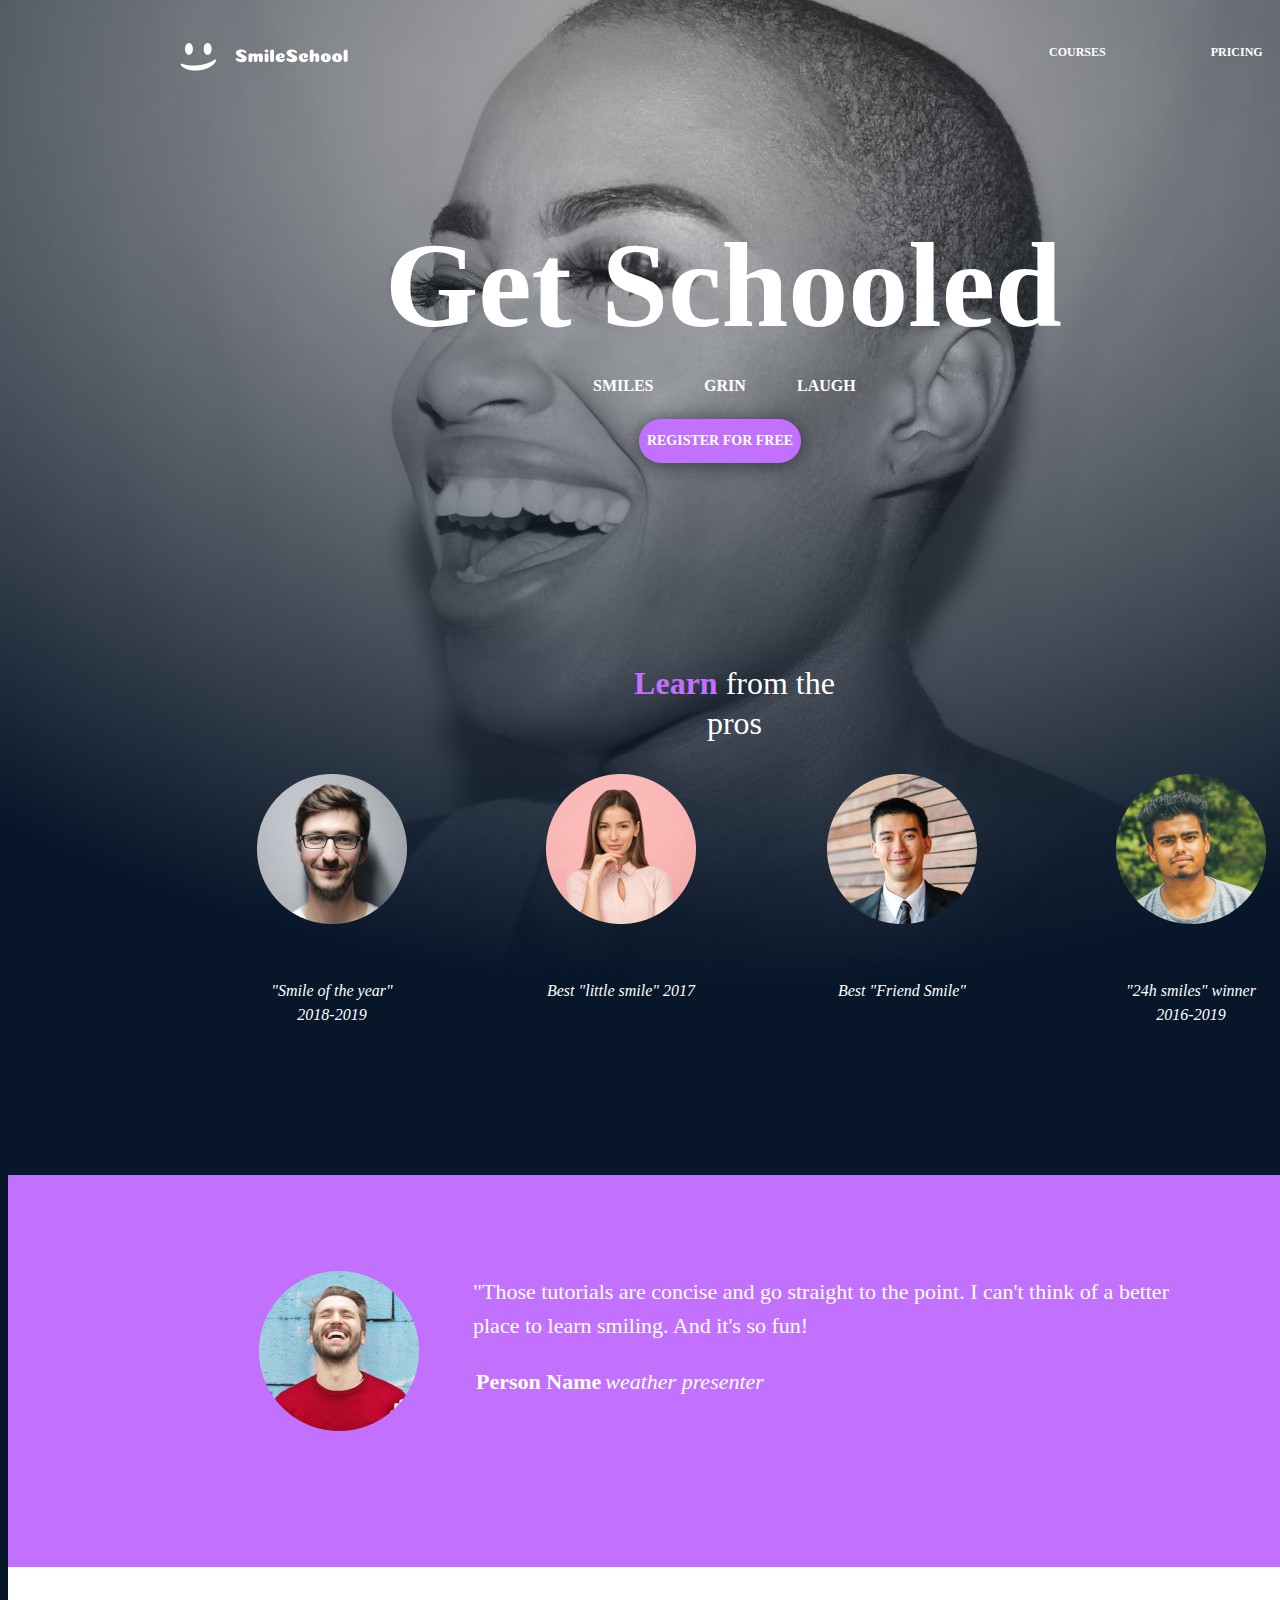
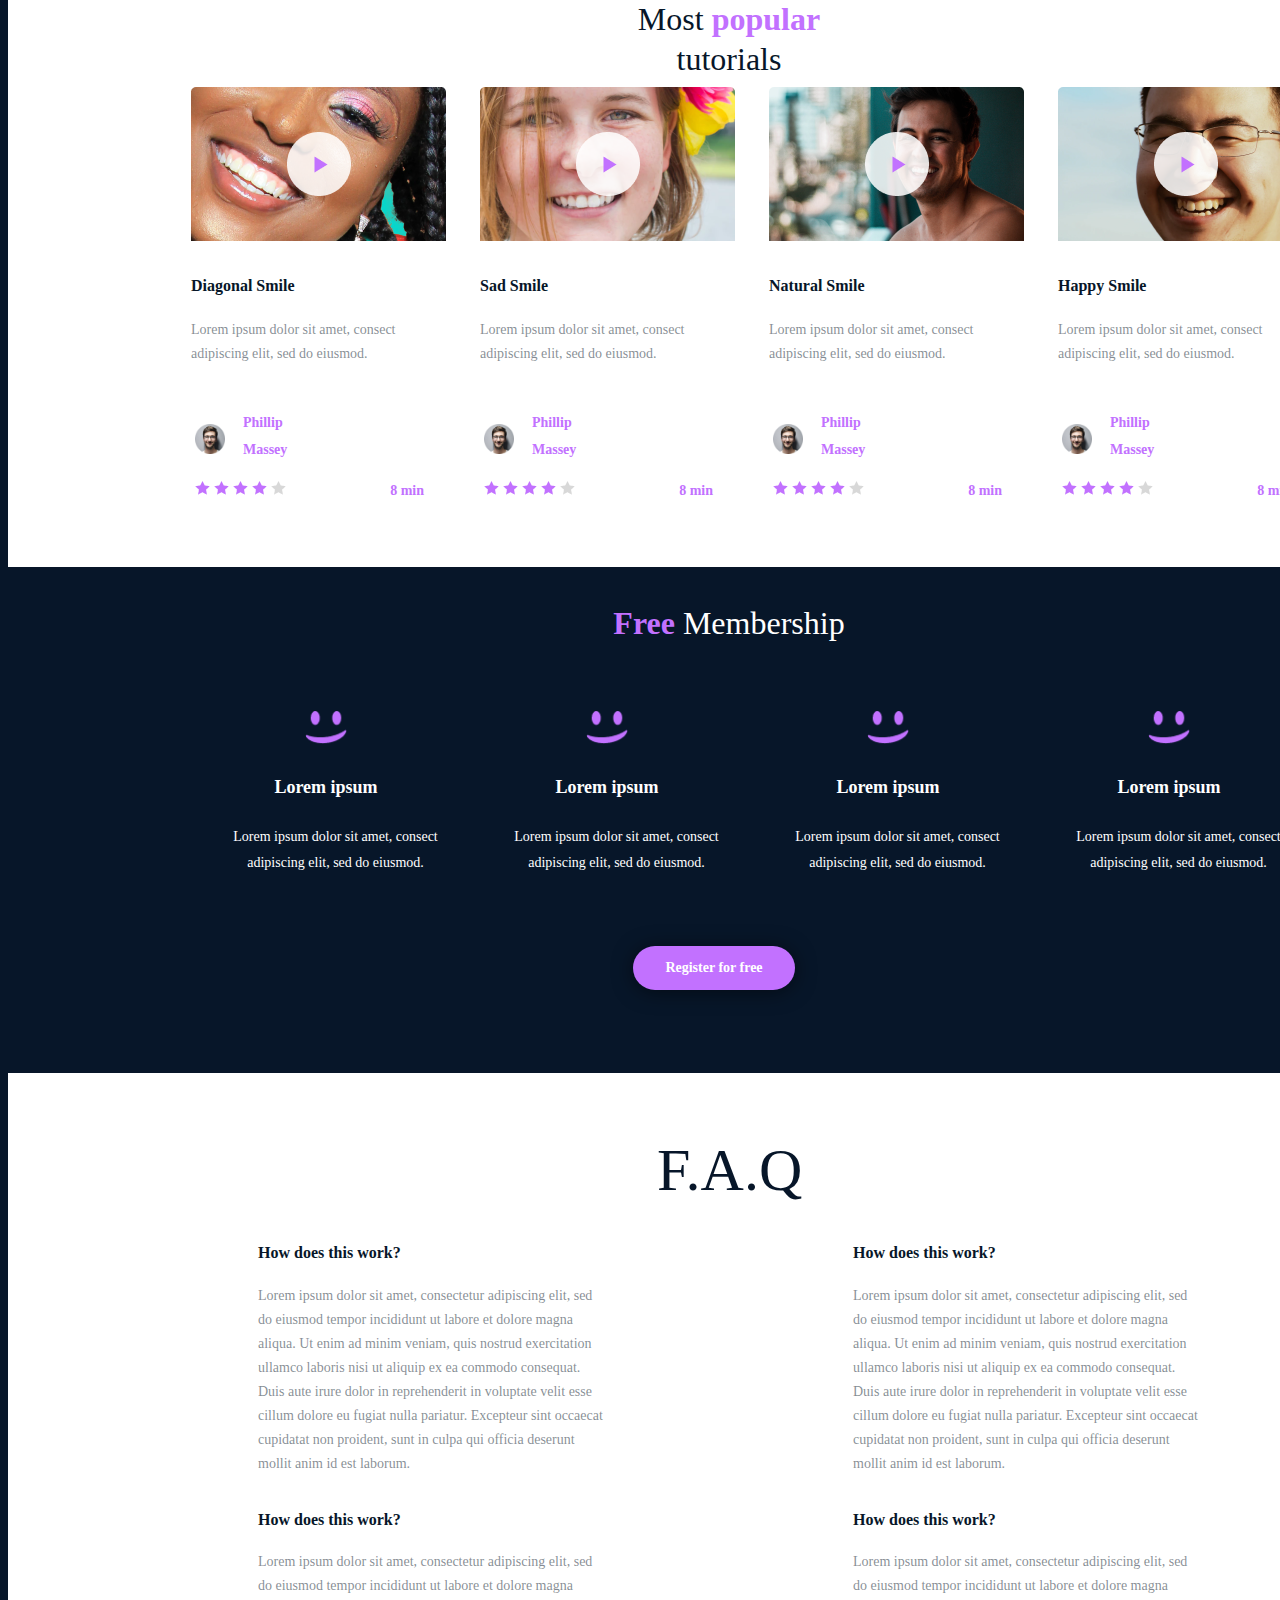
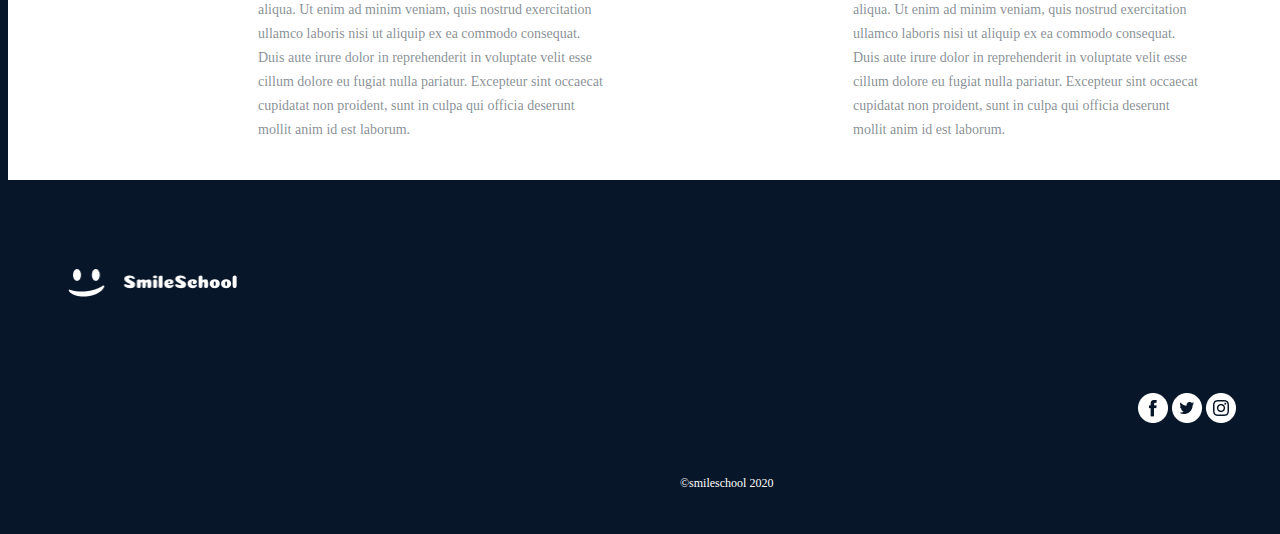
<file: css_advanced/index.html>
<!DOCTYPE html>
<head>
    <link rel="stylesheet" href="styles.css">
</head>
<body>
    <header>
        <a href="" class="logo">
            <img src="img/logo.png">
        </a>
        <div class="menu">
            <a href="" id="COURSES">COURSES</a>
            <a href="" id="PRICING">PRICING</a>
            <a href="" id="LOGIN">LOGIN</a>
        </div>
    </header>
    <main>
       <section class="main_part"><!-- 1st Section [main part]-->
            <div class="register">
                <h1>Get Schooled</h1>
                <p id="smiles">SMILES</p><p id="grin">GRIN</p><p id="laugh">LAUGH</p>
                <button>REGISTER FOR FREE</button>
            </div>
            <div class="prosdiv">
                <h3><b>Learn</b> from the pros</h3>
                <div class="pros">
                    <ul class="pro1">
                        <li><img src="img/avatar-7.png"></li>
                        <li class="name"><h4>Phillip Massey</h4></li>
                        <li><p>"Smile of the year" 2018-2019</p></li>
                    </ul>

                    <ul class="pro2">
                        <li><img src="img/avatar-6.png"></li>
                        <li><h4>Nannie Lawrence</h4></li>
                        <li><p>Best "little smile" 2017</p></li>
                    </ul>

                    <ul class="pro3">
                        <li><img src="img/avatar-5.png"></li>
                        <li><h4>Bruce Walters</h4></li>
                        <li><p>Best "Friend Smile"</p></li>
                    </ul>

                    <ul class="pro4">
                        <li><img src="img/avatar-4.png"></li>
                        <li><h4>Henry Hughes</h4></li>
                        <li><p>"24h smiles" winner 2016-2019</p></li>
                    </ul>
                </div>
            </div>
        </section><!-- End of 1st Section -->
        <section class="quote"><!-- Quote Section (2nd) -->
            <div id="testimonial">
                <img src="img/avatar (3).png">
                <p class="text"><blockquote>"Those tutorials are concise and go straight to the point.
                     I can't think of a better place to learn smiling. And it's so fun!</blockquote>
                <b>Person Name</b> <em>weather presenter</em></p>
            </div>
        </section><!-- End of quote section (2nd)-->
    <section class="tutorials">
        <h3>Most <b>popular</b> tutorials</h3>
        <div class="tutos">
        <div class="tuto" id="tuto1"> <!-- tuto 1 -->
                <img src="img/preview.png" class="video">
                <img src="img/play.png" class="play_button">
                <h4>Diagonal Smile</h4>
                <p>Lorem ipsum dolor sit amet, consect adipiscing elit, sed do eiusmod.</p>
                <ul>
                    <li>
                    <img id="avatar" src="img/avatar-7.png">
                    </li>
                    <li>
                        <h5>Phillip Massey</h5>
                    </li>
                    <li>
                        <section id="rating">
                            <img src="img/Star_3.png">
                            <img src="img/Star_3.png">
                            <img src="img/Star_3.png">
                            <img src="img/Star_3.png">
                            <img src="img/Star_5.png">
                        </section>
                        </li>
                        <li>
                        <p>8 min</p>
                    </li>
                </ul>
        </div>
            <div class="tuto" id="tuto2"> <!-- tuto 2-->
                <img class="video" src="img/preview-1.png">
                <img src="img/play.png" class="play_button">
                <h4>Sad Smile</h4>
                <p>Lorem ipsum dolor sit amet, consect adipiscing elit, sed do eiusmod.</p>
                <ul>
                    <li>
                        <img id="avatar" src="img/avatar-7.png">
                    </li>
                    <li>
                        <h5>Phillip Massey</h5>
                        </li>
                        <li>
                            <section id="rating">
                                <img src="img/Star_3.png">
                                <img src="img/Star_3.png">
                                <img src="img/Star_3.png">
                                <img src="img/Star_3.png">
                                <img src="img/Star_5.png">
                            </section>
                            </li>
                            <li>
                            <p>8 min</p>
                        </li>
                    </ul>
            </div>
            <div class="tuto" id="tuto3"> <!-- tuto 3 -->
                <img class="video" src="img/preview-2.png">
                <img src="img/play.png" class="play_button">
                <h4>Natural Smile</h4>
                <p>Lorem ipsum dolor sit amet, consect adipiscing elit, sed do eiusmod.</p>
                <ul>
                    <li>
                        <img id="avatar" src="img/avatar-7.png">
                        </li>
                        <li>
                        <h5>Phillip Massey</h5>
                        </li>
                        <li>
                            <section id="rating">
                                <img src="img/Star_3.png">
                                <img src="img/Star_3.png">
                                <img src="img/Star_3.png">
                                <img src="img/Star_3.png">
                                <img src="img/Star_5.png">
                            </section>
                            </li>
                            <li>
                            <p>8 min</p>
                        </li>
                </ul>
            </div>
            <div class="tuto" id="tuto4"> <!-- tuto 4 -->
                <img class="video" src="img/preview-3.png">
                <img src="img/play.png" class="play_button">
                <h4>Happy Smile</h4>
                <p>Lorem ipsum dolor sit amet, consect adipiscing elit, sed do eiusmod.</p>
                <ul>
                    <li>
                        <img id="avatar" src="img/avatar-7.png">
                    </li>
                    <li>
                        <h5>Phillip Massey</h5>
                    </li>
                    <li>
                            <section id="rating">
                                <img src="img/Star_3.png">
                                <img src="img/Star_3.png">
                                <img src="img/Star_3.png">
                                <img src="img/Star_3.png">
                                <img src="img/Star_5.png">
                            </section>
                    </li>
                        <li>
                            <p>8 min</p>
                        </li>
                    </ul>
                </div>
        </div>
    </section> <!-- End of tutorial section -->
    <section class="membership">
        <h3><b>Free</b> Membership</h3>
        <div class="dots">
        <div class="dot" id="dot 1">
            <img src="img/smile.png">
            <h4>Lorem ipsum</h4>
            <p>Lorem ipsum dolor sit amet, consect adipiscing elit, sed do eiusmod.</p>
        </div>
        <div class="dot" id="dot 2">
            <img src="img/smile.png">
            <h4>Lorem ipsum</h4>
            <p>Lorem ipsum dolor sit amet, consect adipiscing elit, sed do eiusmod.</p>
        </div>
        <div class="dot" id="dot 3">
            <img src="img/smile.png">
            <h4>Lorem ipsum</h4>
            <p>Lorem ipsum dolor sit amet, consect adipiscing elit, sed do eiusmod.</p>
        </div>
        <div class="dot" id="dot 4">
            <img src="img/smile.png">
            <h4>Lorem ipsum</h4>
            <p>Lorem ipsum dolor sit amet, consect adipiscing elit, sed do eiusmod.</p>
        </div>
        </div>
        <button>Register for free</button>
    </section> <!-- End of membership section -->
    <section class="FAQ">
        <h3>F.A.Q</h3>
        <div class="block">
                <div id="item1">
                    <h4>How does this work?</h4>
                    <p>Lorem ipsum dolor sit amet, consectetur adipiscing elit, 
                        sed do eiusmod tempor incididunt ut labore et dolore magna aliqua. 
                        Ut enim ad minim veniam, quis nostrud exercitation ullamco laboris 
                        nisi ut aliquip ex ea commodo consequat. Duis aute irure dolor in 
                        reprehenderit in voluptate velit esse cillum dolore eu fugiat 
                        nulla pariatur. Excepteur sint occaecat cupidatat non proident, 
                        sunt in culpa qui officia deserunt mollit anim id est laborum.</p>
                </div>
                <div id="item2">
                    <h4>How does this work?</h4>
                    <p>Lorem ipsum dolor sit amet, consectetur adipiscing elit, 
                        sed do eiusmod tempor incididunt ut labore et dolore magna aliqua. 
                        Ut enim ad minim veniam, quis nostrud exercitation ullamco laboris 
                        nisi ut aliquip ex ea commodo consequat. Duis aute irure dolor in 
                        reprehenderit in voluptate velit esse cillum dolore eu fugiat 
                        nulla pariatur. Excepteur sint occaecat cupidatat non proident, 
                        sunt in culpa qui officia deserunt mollit anim id est laborum.</p>
                </div>
                <div id="item3">
                    <h4>How does this work?</h4>
                    <p>Lorem ipsum dolor sit amet, consectetur adipiscing elit, 
                        sed do eiusmod tempor incididunt ut labore et dolore magna aliqua. 
                        Ut enim ad minim veniam, quis nostrud exercitation ullamco laboris 
                        nisi ut aliquip ex ea commodo consequat. Duis aute irure dolor in 
                        reprehenderit in voluptate velit esse cillum dolore eu fugiat 
                        nulla pariatur. Excepteur sint occaecat cupidatat non proident, 
                        sunt in culpa qui officia deserunt mollit anim id est laborum.</p>
                </div>
                <div id="item4">
                    <h4>How does this work?</h4>
                    <p>Lorem ipsum dolor sit amet, consectetur adipiscing elit, 
                        sed do eiusmod tempor incididunt ut labore et dolore magna aliqua. 
                        Ut enim ad minim veniam, quis nostrud exercitation ullamco laboris 
                        nisi ut aliquip ex ea commodo consequat. Duis aute irure dolor in 
                        reprehenderit in voluptate velit esse cillum dolore eu fugiat 
                        nulla pariatur. Excepteur sint occaecat cupidatat non proident, 
                        sunt in culpa qui officia deserunt mollit anim id est laborum.</p>
                </div>
        </div> <!-- End of block -->
    </section> <!-- End of FAQ section -->
</main>
<footer>
    <section>
        <div class="rowblock">
            <img src="img/logo.png" class="logo">
            <div class="block">
                <a href=""><img src="img/Facebook_White.png"></a>
                <a href=""><img src="img/Twitter_White.png"></a>
                <a href=""><img src="img/Instagram_White.png"></a>
            </div>
            <p>©smileschool 2020</p>
        </div>
    </section>
</footer>
</body>
</file>
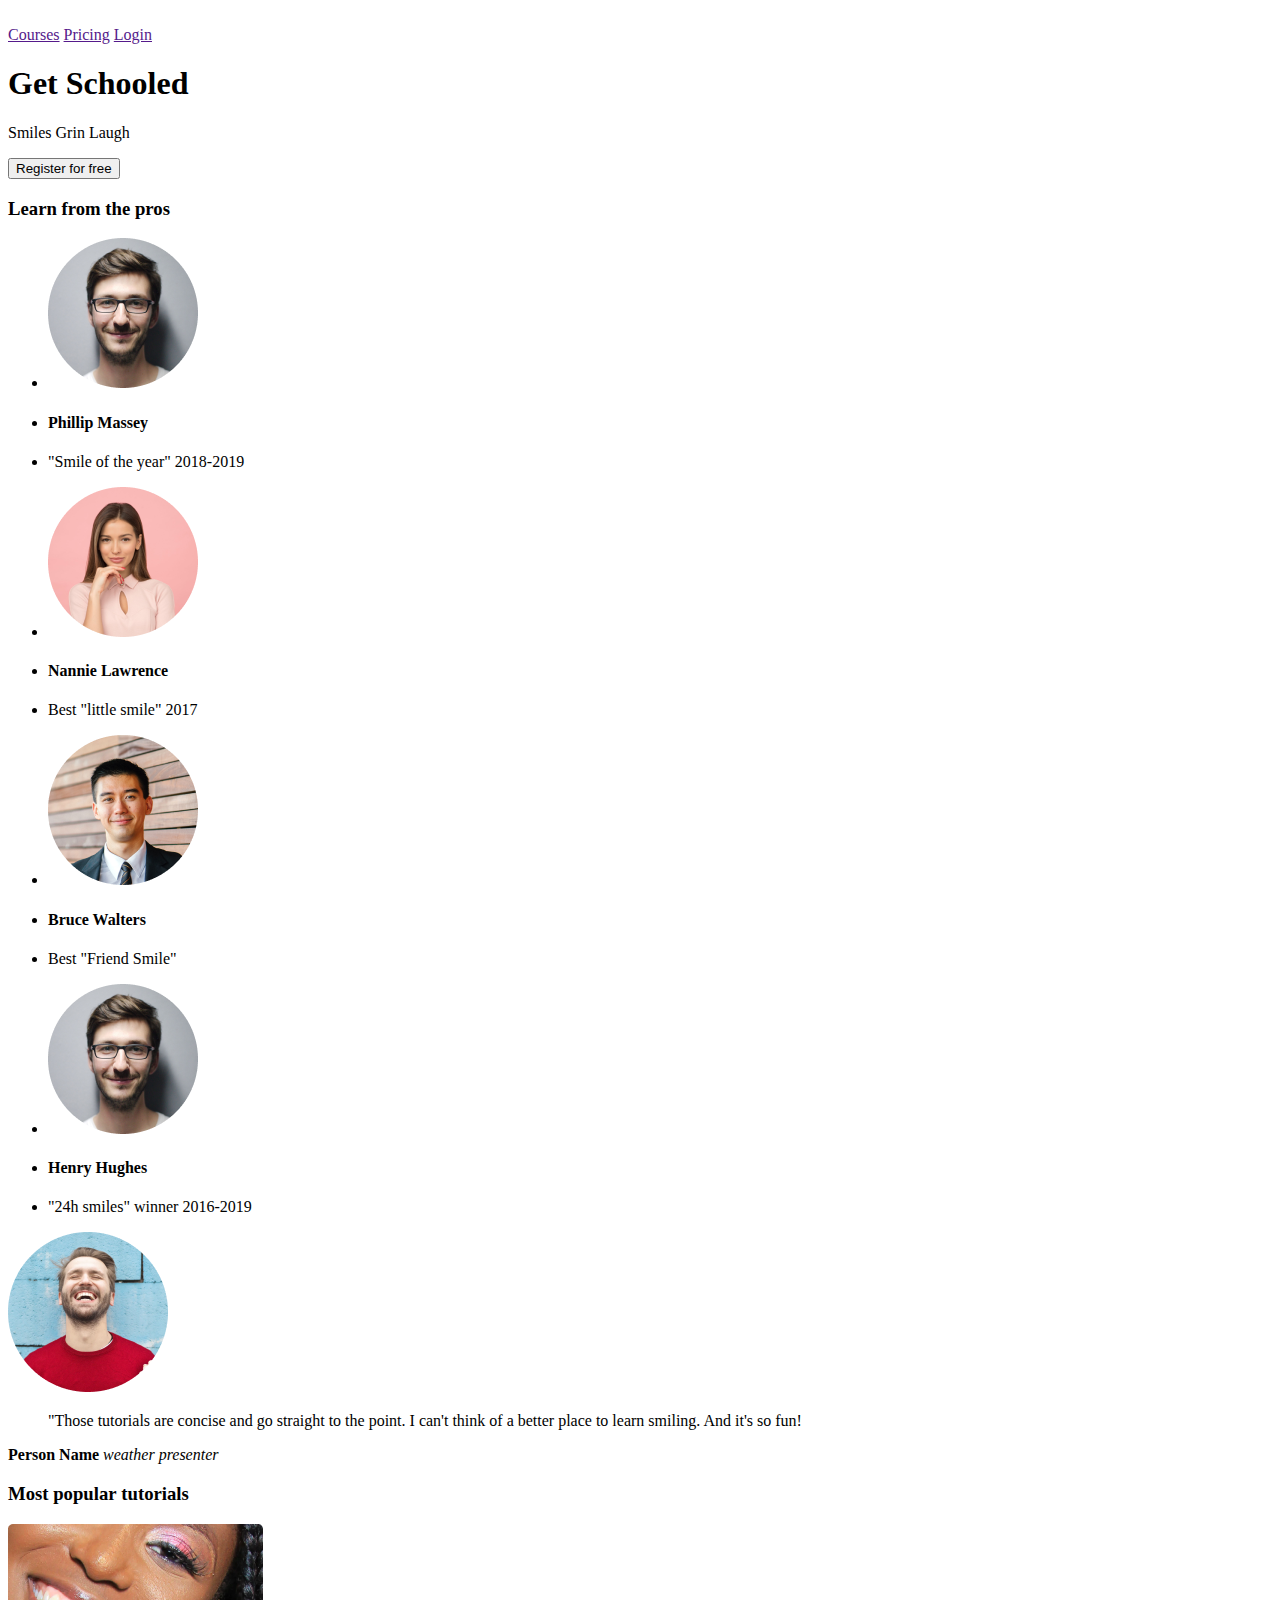
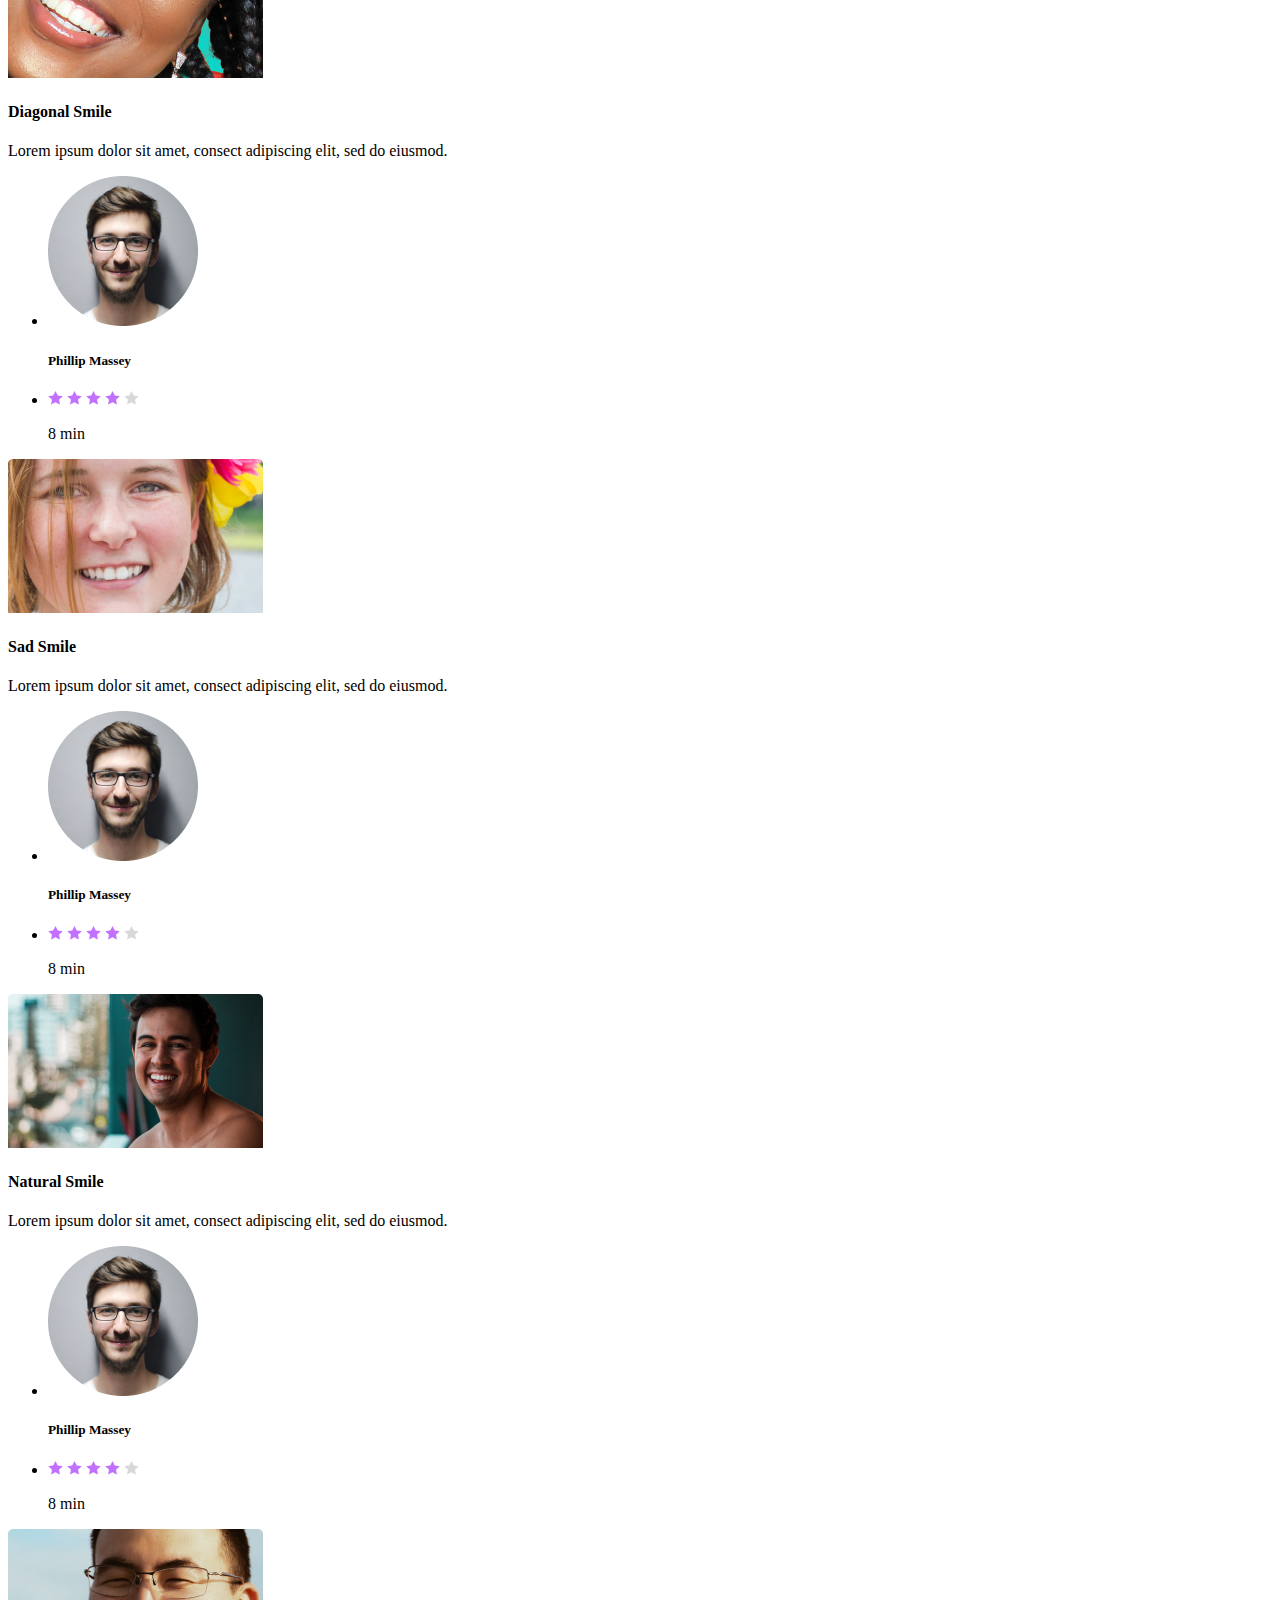
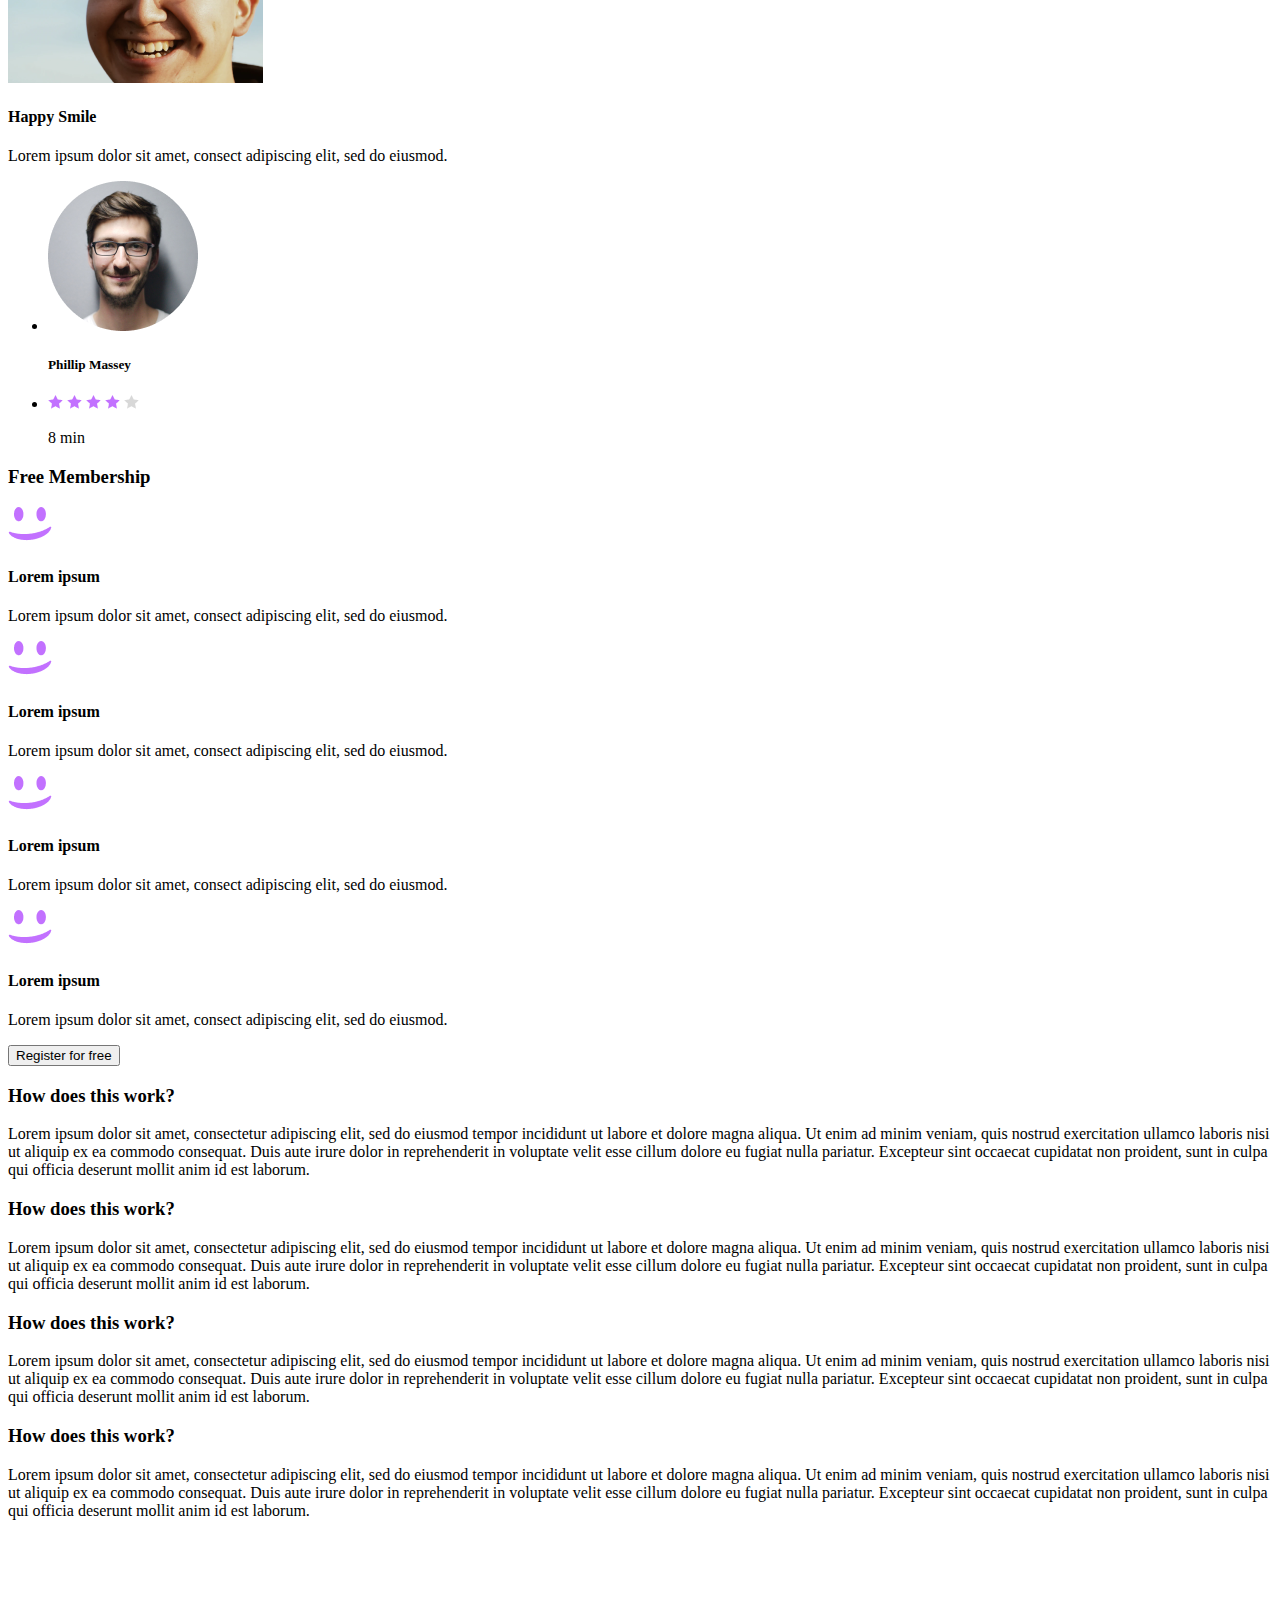
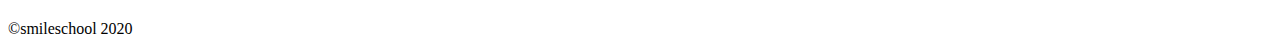
<file: html_advanced/index.html>
<!DOCTYPE html>
<head>
</head>
<body>
    <header><a href=""><img link="img/logos.png"></a>
        <section id="menu">
        <a href="">Courses</a>
        <a href="">Pricing</a>
        <a href="">Login</a>
        </section>
    </header>
    <main>
       <section><!-- 1st Section [main part]-->
            <div>
                <h1>Get Schooled</h1>
                <p>Smiles Grin Laugh</p>
                <button>Register for free</button>
            </div>
            <div>
                <h3><b>Learn</b> from the pros</h3>
                <div>
                    <ul>
                        <li><img src="img/avatar-7.png"></li>
                        <li><h4>Phillip Massey</h4></li>
                        <li><p>"Smile of the year" 2018-2019</p></li>
                    </ul>

                    <ul>
                        <li><img src="img/avatar-6.png"></li>
                        <li><h4>Nannie Lawrence</h4></li>
                        <li><p>Best "little smile" 2017</p></li>
                    </ul>

                    <ul>
                        <li><img src="img/avatar-5.png"></li>
                        <li><h4>Bruce Walters</h4></li>
                        <li><p>Best "Friend Smile"</p></li>
                    </ul>

                        <ul>
                            <li><img src="img/avatar-7.png"></li>
                            <li><h4>Henry Hughes</h4></li>
                            <li><p>"24h smiles" winner 2016-2019</p></li>
                        </ul>
                </div>
            </div>
        </section><!-- End of 1st Section -->
        <section id="testimonial"><!-- Quote Section (2nd) -->
            <div>
                <img src="img/avatar (3).png">
                <blockquote>"Those tutorials are concise and go straight to the point.
                     I can't think of a better place to learn smiling. And it's so fun!</blockquote>
                <p><b>Person Name</b> <em>weather presenter</em></p>
            </div>
        </section><!-- End of quote section (2nd)-->
    <section id="tutorials">
        <h3>Most <b>popular</b> tutorials</h3>
        <div id="tuto"> <!-- tuto 1 -->
                <img src="img/preview.png">
                <h4>Diagonal Smile</h4>
                <p>Lorem ipsum dolor sit amet, consect adipiscing elit, sed do eiusmod.</p>
                <ul>
                    <li>
                    <img src="img/avatar-7.png">
                    <h5>Phillip Massey</h5>
                    </li>
                    <li>
                        <section id="rating">
                            <img src="img/Star_3.png">
                            <img src="img/Star_3.png">
                            <img src="img/Star_3.png">
                            <img src="img/Star_3.png">
                            <img src="img/Star_5.png">
                        </section>
                        <p>8 min</p>
                    </li>
                </ul>
        </div>
            <div id="tuto"> <!-- tuto 2-->
                <img src="img/preview-1.png">
                <h4>Sad Smile</h4>
                <p>Lorem ipsum dolor sit amet, consect adipiscing elit, sed do eiusmod.</p>
                <ul>
                    <li>
                        <img src="img/avatar-7.png">
                        <h5>Phillip Massey</h5>
                        </li>
                        <li>
                            <section id="rating">
                                <img src="img/Star_3.png">
                                <img src="img/Star_3.png">
                                <img src="img/Star_3.png">
                                <img src="img/Star_3.png">
                                <img src="img/Star_5.png">
                            </section>
                            <p>8 min</p>
                        </li>
                    </ul>
            </div>
            <div id="tuto"> <!-- tuto 3 -->
                <img src="img/preview-2.png">
                <h4>Natural Smile</h4>
                <p>Lorem ipsum dolor sit amet, consect adipiscing elit, sed do eiusmod.</p>
                <ul>
                    <li>
                        <img src="img/avatar-7.png">
                        <h5>Phillip Massey</h5>
                        </li>
                        <li>
                            <section id="rating">
                                <img src="img/Star_3.png">
                                <img src="img/Star_3.png">
                                <img src="img/Star_3.png">
                                <img src="img/Star_3.png">
                                <img src="img/Star_5.png">
                            </section>
                            <p>8 min</p>
                        </li>
                </ul>
            </div>
            <div id="tuto"> <!-- tuto 4 -->
                <img src="img/preview-3.png">
                <h4>Happy Smile</h4>
                <p>Lorem ipsum dolor sit amet, consect adipiscing elit, sed do eiusmod.</p>
                <ul>
                    <li>
                        <img src="img/avatar-7.png">
                        <h5>Phillip Massey</h5>
                        </li>
                        <li>
                            <section id="rating">
                                <img src="img/Star_3.png">
                                <img src="img/Star_3.png">
                                <img src="img/Star_3.png">
                                <img src="img/Star_3.png">
                                <img src="img/Star_5.png">
                            </section>
                            <p>8 min</p>
                        </li>
                    </ul>
                </div>
    </section> <!-- End of tutorial section -->
    <section id="membership">
        <h3><b>Free</b> Membership</h3>
        <div id="dot 1">
            <img src="img/smile.png">
            <h4>Lorem ipsum</h4>
            <p>Lorem ipsum dolor sit amet, consect adipiscing elit, sed do eiusmod.</p>
        </div>
        <div id="dot 2">
            <img src="img/smile.png">
            <h4>Lorem ipsum</h4>
            <p>Lorem ipsum dolor sit amet, consect adipiscing elit, sed do eiusmod.</p>
        </div>
        <div id="dot 3">
            <img src="img/smile.png">
            <h4>Lorem ipsum</h4>
            <p>Lorem ipsum dolor sit amet, consect adipiscing elit, sed do eiusmod.</p>
        </div>
        <div id="dot 4">
            <img src="img/smile.png">
            <h4>Lorem ipsum</h4>
            <p>Lorem ipsum dolor sit amet, consect adipiscing elit, sed do eiusmod.</p>
        </div>
        <button>Register for free</button>
    </section> <!-- End of membership section -->
    <section id="FAQ">
        <div id="block">
            <div id="row block">
                <div id="item block">
                    <h3>How does this work?</h3>
                    <p>Lorem ipsum dolor sit amet, consectetur adipiscing elit, 
                        sed do eiusmod tempor incididunt ut labore et dolore magna aliqua. 
                        Ut enim ad minim veniam, quis nostrud exercitation ullamco laboris 
                        nisi ut aliquip ex ea commodo consequat. Duis aute irure dolor in 
                        reprehenderit in voluptate velit esse cillum dolore eu fugiat 
                        nulla pariatur. Excepteur sint occaecat cupidatat non proident, 
                        sunt in culpa qui officia deserunt mollit anim id est laborum.</p>
                </div>
                <div id="item block">
                    <h3>How does this work?</h3>
                    <p>Lorem ipsum dolor sit amet, consectetur adipiscing elit, 
                        sed do eiusmod tempor incididunt ut labore et dolore magna aliqua. 
                        Ut enim ad minim veniam, quis nostrud exercitation ullamco laboris 
                        nisi ut aliquip ex ea commodo consequat. Duis aute irure dolor in 
                        reprehenderit in voluptate velit esse cillum dolore eu fugiat 
                        nulla pariatur. Excepteur sint occaecat cupidatat non proident, 
                        sunt in culpa qui officia deserunt mollit anim id est laborum.</p>
                </div>
            </div> <!-- End of Row block -->
            <div id="row block">
                <div id="item block">
                    <h3>How does this work?</h3>
                    <p>Lorem ipsum dolor sit amet, consectetur adipiscing elit, 
                        sed do eiusmod tempor incididunt ut labore et dolore magna aliqua. 
                        Ut enim ad minim veniam, quis nostrud exercitation ullamco laboris 
                        nisi ut aliquip ex ea commodo consequat. Duis aute irure dolor in 
                        reprehenderit in voluptate velit esse cillum dolore eu fugiat 
                        nulla pariatur. Excepteur sint occaecat cupidatat non proident, 
                        sunt in culpa qui officia deserunt mollit anim id est laborum.</p>
                </div>
                <div id="item block">
                    <h3>How does this work?</h3>
                    <p>Lorem ipsum dolor sit amet, consectetur adipiscing elit, 
                        sed do eiusmod tempor incididunt ut labore et dolore magna aliqua. 
                        Ut enim ad minim veniam, quis nostrud exercitation ullamco laboris 
                        nisi ut aliquip ex ea commodo consequat. Duis aute irure dolor in 
                        reprehenderit in voluptate velit esse cillum dolore eu fugiat 
                        nulla pariatur. Excepteur sint occaecat cupidatat non proident, 
                        sunt in culpa qui officia deserunt mollit anim id est laborum.</p>
                </div>
            </div> <!-- End of 2nd Row block -->
        </div> <!-- End of block -->
    </section> <!-- End of FAQ section -->
</main>
<footer>
    <section>
        <div id="row block">
            <img src="img/logo.png">
            <div id="block">
                <a href=""><img src="img/Facebook_White.png"></a>
                <a href=""><img src="img/Twitter_White.png"></a>
                <a href=""><img src="img/Instagram_White.png"></a>
            </div>
            <p>©smileschool 2020</p>
        </div>
    </section>
</footer>
</body>
</file>
<file: css_advanced/styles.css>
* {
    font-family: Source Sans Pro;
    color: #FFFFFF;
}

body {
    background: #071629;
    background-image: url(img/Object.png);
    background-repeat: no-repeat;
    width: 1440px;
    height: 3718px;
    top: -0px;
    left: -0px;
}

header {
    width: 1103.41px;
    height: 29.46px;
    top: 35.02px;
    left: 171.59px;
    padding: 0px, 0px, 0px, 0px;
    font-size: 12px;
    font-weight: 700;
    line-height: 15px;
    letter-spacing: 0px;
    text-decoration: none;
    display: inline;
}

    header .logo {
        width: 167.02px;
        height: 29.46px;
        top: 35.02px;
        left: 171.59px;
        position: relative;
    }

    header .menu {
        width: 234px;
        height: 15px;
        top: 37px;
        display: inline-block;
        margin-left: 1041px;
    }

    header .menu a {
        text-decoration: none;
    }

    header .menu #LOGIN {
        width: 34px;
        height: 15px;
        left: 200px;
        position: relative;
    }

    header .menu #PRICING {
        width: 45px;
        height: 15px;
        left: 102px;
        position: relative;
    }

     header .menu #COURSES {
        width: 50px;
        height: 15px;
    }

main .main_part {
    width: 1440px;
    height: 1093px;
}

main .main_part .pros {
    width: 1009px;
    height: 237px;
    top: 758px;
    left: 217px;
    display: inline-block;
}
    main .main_part .pros .pro1 {
        left: 217px;
    }

    main .main_part .pros .pro2 {
        left: 506px;
    }

    main .main_part .pros .pro3 {
        left: 787px;
    }

    main .main_part .pros .pro4 {
        left: 1076px;
    }

main .main_part ul {
    width: 150px;
    height: 237px;
    top: 758px;
    position: absolute;
}

main .main_part ul li {
    list-style: none;
}

main .main_part ul li h4 {
    width: 150px;
    height: 27px;
    top: 160px;
    font-family: Source Sans Pro;
    font-size: 18px;
    font-weight: 900;
    line-height: 27px;
    letter-spacing: 0px;
    text-align: center;
}
main .main_part ul li p {
    width: 150px;
    height: 48px;
    top: 189px;
    font-family: Source Sans Pro;
    font-size: 16px;
    font-style: italic;
    font-weight: 400;
    line-height: 24px;
    letter-spacing: 0px;
    text-align: center;
}

main .main_part .register h1, main .main_part .register p, main .main_part .pros h3 {
    text-align: center;
}

main .main_part h3 {
    width: 261px;
    height: 40px;
    top: 631px;
    left: 604px;
    position: absolute;
    font-family: Source Sans Pro;
    font-size: 32px;
    font-weight: 300;
    line-height: 40px;
    letter-spacing: 0px;
    text-align: center;
}

main .main_part b {
font-weight: 700;
color: #C271FF;
}

main .main_part .register button {
    font-family: Source Sans Pro;
    font-size: 14px;
    font-weight: 600;
    line-height: 18px;
    letter-spacing: 0px;
    text-align: center;
    width: 121px;
    height: 18px;
    top: 13px;
    left: 20px;
    box-shadow: 0px 2px 20px 0px #00000080;
    border-radius: 24px;
    border: none;
    background: #C271FF;
    width: 162px;
    height: 44px;
    align-self: center;
    width: 162px;
    height: 44px;
    top: 419px;
    left: 639px;
    position: absolute;
}

main .main_part h1 {
    width: 684px;
    height: 151px;
    top: 150px;
    left: 377px;
    position: relative;
    font-family: Source Sans Pro;
    font-size: 120px;
    font-weight: 700;
    line-height: 151px;
    letter-spacing: 0px;
    text-align: center;
    display: inline;
}

main .main_part p {
    display: inline;
    font-weight: 700;
    height: 20px;
    top: 361px;
    position: absolute;
}

main .main_part #laugh {
    width: 49px;
    left: 797px;
}

main .main_part #grin {
    width: 36px;
    left: 704px;
}

main .main_part #smiles {
    width: 52px;
    left: 593px;
}

main .quote {
    background: #C271FF;
    width: 1440px;
    height: 392px;
    top: 1093px;
    left: -1px;
}

main .quote #testimonial {
    width: 943px;
    height: 160px;
    top: 1201px;
    left: 259px;
}

main .quote .text {
    width: 730px;
    height: 158px;
    top: 1203px;
    left: 472px;
    position: absolute;
}

main .quote blockquote {
    width: 730px;
    height: 68px;
    font-family: Source Sans Pro;
    font-size: 22px;
    font-weight: 400;
    line-height: 34px;
    letter-spacing: 0px;
    text-align: left;
    padding-top: 100px;
    padding-left: 425px;
}

main .quote b {
    width: 129px;
    height: 34px;
    top: 90px;
    font-family: Source Sans Pro;
    font-size: 22px;
    font-weight: 700;
    line-height: 34px;
    letter-spacing: 0px;
    text-align: left;
    padding-left: 468px;
}

main .quote em {
    width: 165px;
    height: 34px;
    top: 124px;
    font-family: Source Sans Pro;
    font-size: 22px;
    font-style: italic;
    font-weight: 400;
    line-height: 34px;
    letter-spacing: 0px;
    padding-top: 250px;
}

main .quote img {
    width: 160px;
    height: 160px;
    top: 1201px;
    left: 259px;
    padding-top: 70px;
    position: absolute;
}

main .tutorials {
    background: #FFFFFF;
    width: 1440px;
    height: 600px;
    top: 2109px;
    display: inline-block;
}

main .tutorials .tutos {
    width: 1228px;
    height: 450px;
    top: 1572px;
    left: 106px;
    padding-top: 100px;
    padding-left: 70px;
    position: absolute;
}

main .tutorials h3 {
    width: 294px;
    height: 40px;
    left: 482px;
    font-family: Source Sans Pro;
    font-size: 32px;
    font-weight: 300;
    line-height: 40px;
    letter-spacing: 0px;
    text-align: center;
    position: absolute;
    color: #071629;
    padding-left: 100px;
}

main .tutorials h3 b {
    font-weight: 700;
    color: #C271FF;
}

main .tutorials .tuto {
    width: 255px;
    height: 335px;
    top: 115px;
    padding: 15px;
    display: inline-block;
}

main .tutorials ul {
    list-style: none;
    padding: 2px;
}

main .tutorials ul li {
    display: inline-block;
    padding: 2px;
}

main .tutorials .tuto #avatar {
    width: 30px;
    height: 30px;
    top: 261px;
    left: 13px;
}

main .tutorials .tuto #rating {
    width: 107px;
    height: 15px;
    top: 305px;
    left: 13px;
}

main .tutorials .tuto .video {
    width: 255px;
    height: 154px;
    display: block;
    position: absolute;
}
main .tutorials .tuto .play_button {
    width: 64px;
    height: 64px;
    top: 45px;
    left: 96px;
    align-self: center;
    position: relative;
    margin-bottom: 100px;
}

main .tutorials h4 {
    color: #071629;
    width: 106px;
    height: 20px;
    top: 172px;
    left: 13px;
    font-family: Source Sans Pro;
    font-size: 16px;
    font-weight: 700;
    line-height: 20px;
    letter-spacing: 0px;
    text-align: left;
}

main .tutorials p {
    width: 242px;
    height: 48px;
    top: 199.6px;
    left: 13px;
    font-family: Source Sans Pro;
    font-size: 14px;
    font-weight: 400;
    line-height: 24px;
    letter-spacing: 0px;
    text-align: left;
    color: #07162980;
}

main .tutorials .tuto ul p {
    width: 34px;
    height: 27px;
    top: 297px;
    left: 199px;
    font-family: Source Sans Pro;
    font-size: 14px;
    font-weight: 600;
    line-height: 27px;
    letter-spacing: 0px;
    text-align: right;
    color: #C271FF;
    padding-left: 80px;
} 

main .tutorials .tuto h5 {
    width: 86px;
    height: 27px;
    top: 263px;
    left: 56px;
    font-family: Source Sans Pro;
    font-size: 14px;
    font-weight: 600;
    line-height: 27px;
    letter-spacing: 0px;
    color: #C271FF;
    padding-left: 10px;
}


main .membership {
    width: 1440px;
    height: 502px;
    top: 2109px;
}

main .membership img {
    width: 43.67px;
    height: 35.35px;
    top: 0.03px;
    left: 106.71px;
    position: relative;
}

main .membership .dot{
    width: 257px;
    height: 153px;
    top: 168px;
    padding-top: 140px;
    padding-left: 20px;
    display: inline-block;
}

main .membership .dots {
    display: inline;
    padding: 170px;
}
main .membership .dot #dot1 {
    left: 164px;
    display: block;
}

main .membership .dot #dot2 {
    left: 448px;
    display: block;
}

main .membership .dot #dot3 {
    left: 733px;
    display: block;
}

main .membership .dot #dot4 {
    left: 1019px;
    display: block;
}

main .membership .dot h4 {
    font-family: Source Sans Pro;
    font-size: 18px;
    font-weight: 600;
    line-height: 26px;
    letter-spacing: 0px;
    text-align: center;
    width: 256px;
    height: 26px;
    top: 62px;
    left: 0.5px;
    color: #FFFFFF;
}

main .membership .dot p {
    width: 215px;
    height: 52px;
    top: 101px;
    left: 21px;
    font-family: Source Sans Pro;
    font-size: 14px;
    font-weight: 400;
    line-height: 26px;
    letter-spacing: 0px;
    text-align: center;
    color: #FFFFFF;
    padding-left: 30px;
}

main .membership h3 {
    width: 294px;
    height: 40px;
    left: 482px;
    font-family: Source Sans Pro;
    font-size: 32px;
    font-weight: 300;
    line-height: 40px;
    letter-spacing: 0px;
    text-align: center;
    position: absolute;
    padding-left: 100px;
    color: #FFFFFF;
}

main .membership h3 b {
    font-weight: 700;
    color: #C271FF;
}

main .membership button {
    font-family: Source Sans Pro;
    font-size: 14px;
    font-weight: 600;
    line-height: 18px;
    letter-spacing: 0px;
    text-align: center;
    width: 162px;
    height: 44px;
    top: 406px;
    left: 639px;
    box-shadow: 0px 2px 20px 0px #00000080;
    border-radius: 24px;
    border: none;
    background: #C271FF;
    align-self: center;
    margin-left: 625px;
    margin-top: 75px;
}

main .FAQ {
    width: 1190px;
    height: 707px;
    top: 2678px;
    left: 249px;
    padding-left: 250px;
    background: #FFFFFF;
}

main .FAQ h3, h4 {
    color: #071629;
}

main .FAQ h3 {
    width: 136px;
    height: 75px;
    left: 407px;
    font-family: Source Sans Pro;
    font-size: 60px;
    font-weight: 300;
    line-height: 75px;
    letter-spacing: 0px;
    text-align: center;
    margin-left: 250px;
    position: absolute;
}

main .FAQ p {
    width: 350px;
    height: 192px;
    top: 50px;
    font-family: Source Sans Pro;
    font-size: 14px;
    font-weight: 400;
    line-height: 24px;
    letter-spacing: 0px;
    text-align: left;
    color: #07162980 ;
}

main .FAQ .block {
    padding-top: 150px;
    left: 0px;
    display: grid;
    grid-template-rows: 242px, 242px;
    grid-template-columns: 350px, 350px;
}

main .FAQ .block #item1 {
    grid-column: 1/2;
    grid-row: 1/2;
}

main .FAQ .block #item1 {
    grid-column: 2/2;
    grid-row: 1/2;
}

main .FAQ .block #item3 {
    grid-column: 1/2;
    grid-row: 2/2;
}

main .FAQ .block #item4 {
    grid-column: 2/2;
    grid-row: 2/2;
}

footer {
    width: 1440px;
    height: 249px;
    top: 3469px;
    position: absolute;
    padding-left: 60px;
}

footer .rowblock .block {
    width: 130px;
    height: 30px;
    top: 90px;
    left: 1070px;
    position: relative;
}

footer .rowblock p {
    width: 96px;
    height: 15px;
    top: 195px;
    left: 672px;
    opacity: 0.35px;
    font-family: Source Sans Pro;
    font-size: 12px;
    font-weight: 400;
    line-height: 15px;
    letter-spacing: 0px;
    text-align: left;
    position: absolute;
}

footer .rowblock .logo {
    width: 169px;
    height: 30px;
    top: 95px;
    left: 165px;
    padding: 0.02px, 0px, 0.52px, 0.59px;
}
</file>
